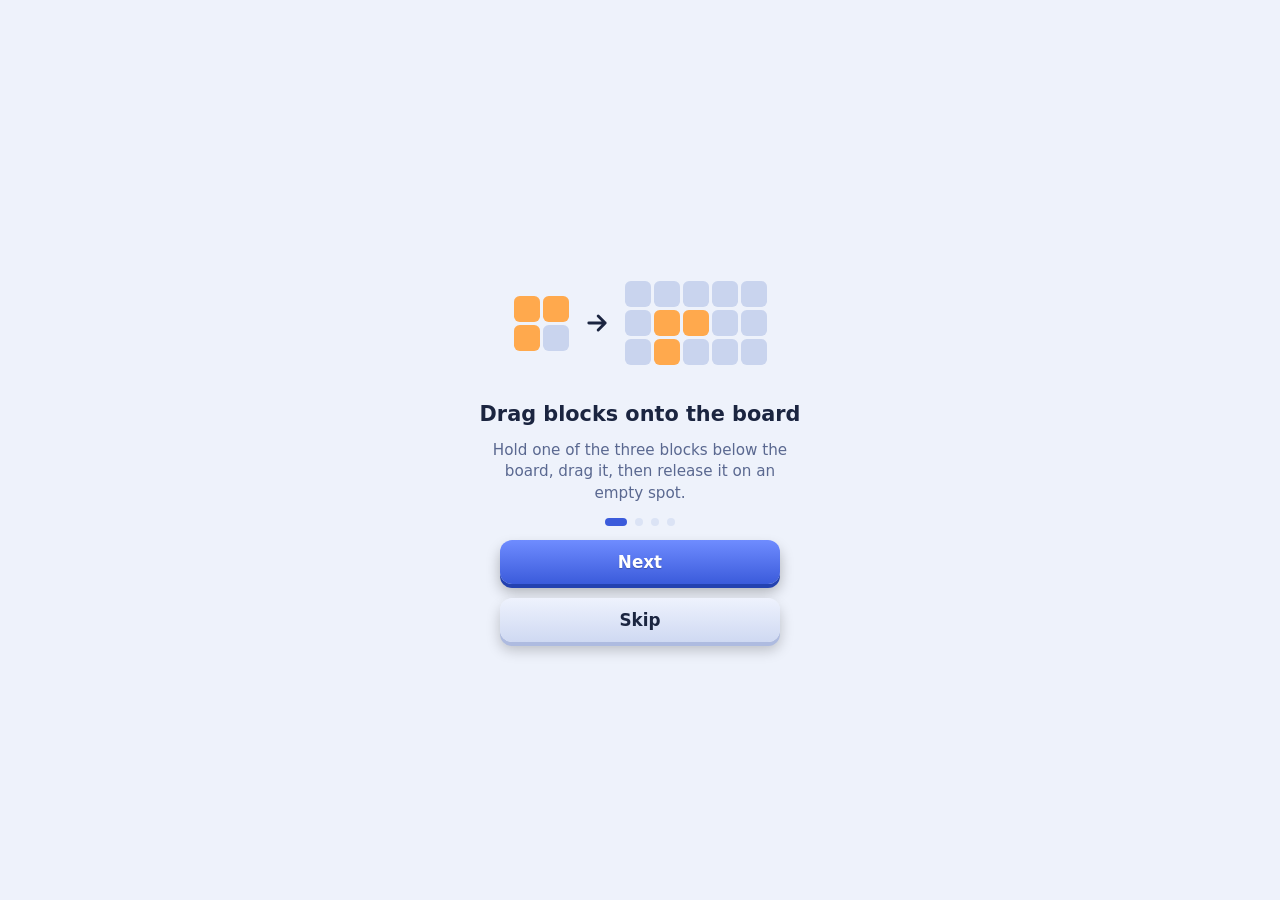
<file: index.html>
<!DOCTYPE html>
<html lang="id">
<head>
<meta charset="utf-8">
<meta http-equiv="Content-Security-Policy" content="default-src 'none'; script-src 'self'; style-src 'self' 'unsafe-inline'; img-src 'self' data:; connect-src 'self' https://*.supabase.co; manifest-src 'self'; worker-src 'self'; base-uri 'none'; form-action 'none'">
<meta name="viewport" content="width=device-width, initial-scale=1, viewport-fit=cover">
<title>Blox Blast Mini</title>
<link rel="manifest" href="manifest.json">
<meta name="theme-color" content="#14213d">
<meta name="mobile-web-app-capable" content="yes">
<meta name="apple-mobile-web-app-capable" content="yes">
<link rel="apple-touch-icon" href="icon-192.png">
<link rel="icon" href="icon-192.png">
<link rel="stylesheet" href="css/base.css">
<link rel="stylesheet" href="css/board.css">
<link rel="stylesheet" href="css/skins.css">
<link rel="stylesheet" href="css/effects.css">
<link rel="stylesheet" href="css/controls.css">
<link rel="stylesheet" href="css/screens.css">
<link rel="stylesheet" href="css/buttons.css">
<link rel="stylesheet" href="css/powerups.css">
<link rel="stylesheet" href="css/progress.css">
<link rel="stylesheet" href="css/overlays.css">
<link rel="stylesheet" href="css/leaderboard.css">
<link rel="stylesheet" href="css/extras.css">
<link rel="stylesheet" href="css/levels.css">
<link rel="stylesheet" href="css/lock.css">
<link rel="stylesheet" href="css/account.css">
</head>
<body>
<div class="top">
  <h1>Blox Blast Mini</h1>
  <div class="tools"><button class="ic" id="mnu" aria-label="Home"><svg viewBox="0 0 24 24" width="20" height="20" fill="none" stroke="currentColor" stroke-width="2" stroke-linecap="round" stroke-linejoin="round" aria-hidden="true"><path d="M3 11l9-8 9 8"/><path d="M5 10v10h5v-6h4v6h5V10"/></svg></button><button class="ic" id="snd" aria-label="Sound"><svg viewBox="0 0 24 24" width="20" height="20" fill="none" stroke="currentColor" stroke-width="2" stroke-linecap="round" stroke-linejoin="round" aria-hidden="true"><path d="M4 9v6h4l5 4V5L8 9H4z" fill="currentColor"/><path d="M16.5 8.5a5 5 0 010 7"/><path d="M19 6a8.5 8.5 0 010 12"/></svg></button><button class="ic" id="thm" aria-label="Theme"><svg viewBox="0 0 24 24" width="20" height="20" fill="none" stroke="currentColor" stroke-width="2" stroke-linecap="round" stroke-linejoin="round" aria-hidden="true"><circle cx="12" cy="12" r="9"/><path d="M12 3a9 9 0 000 18z" fill="currentColor"/></svg></button></div>
</div>
<div class="bar">
  <div class="stat"><b id="score">0</b><span data-i18n="score"></span></div>
  <div class="stat"><b id="best">0</b><span id="blab"></span></div>
</div>
<div class="goal"><span id="gtxt"></span><div id="gico"></div><div class="gbar"><div id="gfill"></div></div></div>
<div class="wrap">
  <div id="board"></div>
  <div id="toast"></div>
  <div id="end" hidden>
    <h2 id="etitle"></h2>
    <div class="estars" id="estars"></div>
    <p id="final"></p>
    <p class="sub" id="shareMsg"></p>
    <button id="next" hidden data-i18n="end_next"></button>
    <button id="again" data-i18n="end_again"></button>
    <button id="share" class="alt"><svg viewBox="0 0 24 24" fill="none" stroke="currentColor" stroke-width="2" stroke-linecap="round" stroke-linejoin="round" aria-hidden="true"><circle cx="18" cy="5" r="3"/><circle cx="6" cy="12" r="3"/><circle cx="18" cy="19" r="3"/><path d="M8.6 10.5l6.8-4M8.6 13.5l6.8 4"/></svg><span data-i18n="end_share"></span></button>
    <button id="toLb" class="alt" hidden data-i18n="end_lb"></button>
    <button id="toMenu" class="alt" data-i18n="back"></button>
  </div>
</div>
<div id="tray"></div>
<div class="pwbar"><button class="alt pw" id="p-bomb" data-i18n-aria="aria_bomb"></button><button class="alt pw" id="p-shuffle" data-i18n-aria="aria_shuffle"></button><button class="alt pw" id="p-undo" data-i18n-aria="aria_undo"></button></div>
<p class="hint" id="hint"></p>

<div id="home" class="screen">
  <div class="logo"><i style="background:#ff6b6b"></i><i style="background:#ffa94d"></i><i style="background:#ffd43b"></i><i style="background:#51cf66"></i><i style="background:#4dabf7"></i><i style="background:#9775fa"></i><i></i><i style="background:#f783ac"></i><i style="background:#ff6b6b"></i></div>
  <h1 class="title">Blox Blast Mini</h1>
  <p class="sub" id="homeInfo"></p>
  <p class="sub" id="homeAcc"></p>
  <button class="mb" id="hStart" data-i18n="home_start"></button>
  <button class="mb alt" id="hLb" data-i18n="home_lb"></button>
  <button class="mb alt" id="hSet" data-i18n="home_set"></button>
  <p class="ver" id="ver"></p>
</div>

<div id="startScreen" class="screen" hidden>
  <div class="row"><button class="back" data-back="home" data-i18n-aria="back"><svg viewBox="0 0 24 24" width="20" height="20" fill="none" stroke="currentColor" stroke-width="2" stroke-linecap="round" stroke-linejoin="round" aria-hidden="true"><path d="M19 12H5"/><path d="M11 6l-6 6 6 6"/></svg></button><h2 data-i18n="start_title"></h2><span></span></div>
  <button class="mb" id="hCont" hidden></button>
  <button class="mc" id="hClassic"><b data-i18n="mode_classic"></b><small data-i18n="mode_classic_d"></small></button>
  <button class="mc" id="hLevel"><b data-i18n="mode_level"></b><small data-i18n="mode_level_d"></small></button>
  <button class="mc" id="hDaily"><b data-i18n="mode_daily"></b><small data-i18n="mode_daily_d"></small></button>
  <button class="mc" id="hTimed"><b data-i18n="mode_timed"></b><small data-i18n="mode_timed_d"></small></button>
  <button class="mb alt" id="hMis" data-i18n="start_missions"></button>
</div>

<div id="lvlScreen" class="screen" hidden>
  <div class="row"><button class="back" data-back="start" data-i18n-aria="back"><svg viewBox="0 0 24 24" width="20" height="20" fill="none" stroke="currentColor" stroke-width="2" stroke-linecap="round" stroke-linejoin="round" aria-hidden="true"><path d="M19 12H5"/><path d="M11 6l-6 6 6 6"/></svg></button><h2 data-i18n="lv_title"></h2><span></span></div>
  <p class="sub" id="lvInfo"></p>
  <div id="lvls"></div>
</div>

<div id="dayScreen" class="screen" hidden>
  <div class="row"><button class="back" data-back="start" data-i18n-aria="back"><svg viewBox="0 0 24 24" width="20" height="20" fill="none" stroke="currentColor" stroke-width="2" stroke-linecap="round" stroke-linejoin="round" aria-hidden="true"><path d="M19 12H5"/><path d="M11 6l-6 6 6 6"/></svg></button><h2 data-i18n="day_title"></h2><span></span></div>
  <p class="sub" id="dDate"></p>
  <div class="stats"><div class="card"><b id="dStreak">0</b><span data-i18n="day_streak"></span></div><div class="card"><b id="dBest">0</b><span data-i18n="day_best"></span></div></div>
  <p class="sub" data-i18n="day_desc"></p>
  <div id="week"></div>
  <button class="mb" id="dStart"></button>
</div>

<div id="achScreen" class="screen" hidden>
  <div class="row"><button class="back" data-back="start" data-i18n-aria="back"><svg viewBox="0 0 24 24" width="20" height="20" fill="none" stroke="currentColor" stroke-width="2" stroke-linecap="round" stroke-linejoin="round" aria-hidden="true"><path d="M19 12H5"/><path d="M11 6l-6 6 6 6"/></svg></button><h2 data-i18n="miss_title"></h2><span></span></div>
  <p class="sub" data-i18n="miss_sub"></p>
  <div id="missions" class="list"></div>
  <h2 id="achH"></h2>
  <div id="achList" class="list"></div>
</div>

<div id="setScreen" class="screen" hidden>
  <div class="row"><button class="back" data-back="home" data-i18n-aria="back"><svg viewBox="0 0 24 24" width="20" height="20" fill="none" stroke="currentColor" stroke-width="2" stroke-linecap="round" stroke-linejoin="round" aria-hidden="true"><path d="M19 12H5"/><path d="M11 6l-6 6 6 6"/></svg></button><h2 data-i18n="set_title"></h2><span></span></div>
  <button class="mb" id="sAcc"></button>
  <p class="sub" data-i18n="set_lang"></p>
  <div class="tabs" id="langs"></div>
  <p class="sub" data-i18n="set_skin"></p>
  <div id="skins" class="skins"></div>
  <p class="sub" data-i18n="set_sound"></p>
  <button class="mb" id="sMusic"></button>
  <button class="mb" id="sSfx"></button>
  <button class="mb" id="sPin"></button>
  <button class="mb alt" id="sTut" data-i18n="set_tut"></button>
  <button class="mb alt" id="sPriv" data-i18n="set_priv"></button>
  <a id="apkLink" class="sub lnk" hidden data-i18n="apk_link"></a>
</div>

<div id="lbScreen" class="screen" hidden>
  <div class="row"><button class="back" data-back="home" data-i18n-aria="back"><svg viewBox="0 0 24 24" width="20" height="20" fill="none" stroke="currentColor" stroke-width="2" stroke-linecap="round" stroke-linejoin="round" aria-hidden="true"><path d="M19 12H5"/><path d="M11 6l-6 6 6 6"/></svg></button><h2 data-i18n="lb_title"></h2><span></span></div>
  <p class="sub" id="lbAcc"></p>
  <button class="mb alt" id="lbLogin" hidden data-i18n="lb_login_btn"></button>
  <div class="tabs"><button class="alt tab" data-t="daily" data-i18n="lb_tab_daily"></button><button class="alt tab" data-t="timed" data-i18n="lb_tab_timed"></button><button class="alt tab" data-t="timedall" data-i18n="lb_tab_all"></button></div>
  <p class="sub" id="lbMsg"></p>
  <p class="sub" id="lbInfo"></p>
  <div id="lbList" class="list"></div>
</div>

<div id="accScreen" class="screen" hidden>
  <div class="row"><button class="back" data-back="settings" data-i18n-aria="back"><svg viewBox="0 0 24 24" width="20" height="20" fill="none" stroke="currentColor" stroke-width="2" stroke-linecap="round" stroke-linejoin="round" aria-hidden="true"><path d="M19 12H5"/><path d="M11 6l-6 6 6 6"/></svg></button><h2 data-i18n="acc_title"></h2><span></span></div>
  <div id="accOut" class="accbox">
    <p class="sub" data-i18n="acc_info_guest"></p>
    <div class="tabs"><button class="alt tab sel" id="tabIn" data-i18n="acc_login"></button><button class="alt tab" id="tabUp" data-i18n="acc_signup"></button></div>
    <input class="fld" id="accEmail" type="email" autocomplete="email" data-i18n-ph="acc_email">
    <input class="fld" id="accUser" maxlength="16" autocomplete="username" hidden data-i18n-ph="acc_user">
    <div class="pwwrap"><input class="fld" id="accPass" type="password" autocomplete="current-password" data-i18n-ph="acc_pass"><button type="button" class="eye" id="eyePass" data-i18n-aria="acc_show"></button></div>
    <button class="mb" id="accGo" data-i18n="acc_login"></button>
    <button class="lnk2" id="accForgot" data-i18n="acc_forgot"></button>
  </div>
  <div id="accRec" class="accbox" hidden>
    <div class="pwwrap"><input class="fld" id="accNew" type="password" autocomplete="new-password" data-i18n-ph="acc_newpass"><button type="button" class="eye" id="eyeNew" data-i18n-aria="acc_show"></button></div>
    <button class="mb" id="accSetPass" data-i18n="acc_setpass"></button>
  </div>
  <div id="accIn" class="accbox" hidden>
    <p class="sub" id="accWho"></p>
    <p class="sub" id="accSyncT"></p>
    <button class="mb" id="accSync" data-i18n="acc_sync"></button>
    <button class="mb alt" id="accAdminBtn" hidden data-i18n="acc_admin"></button>
    <button class="mb alt" id="accLogout" data-i18n="acc_logout"></button>
    <p class="sub" data-i18n="acc_logout_note"></p>
    <button class="lnk2" id="accDel" data-i18n="acc_delete"></button>
  </div>
  <p class="sub" id="accMsg"></p>
</div>

<div id="adminScreen" class="screen" hidden>
  <div class="row"><button class="back" data-back="account" data-i18n-aria="back"><svg viewBox="0 0 24 24" width="20" height="20" fill="none" stroke="currentColor" stroke-width="2" stroke-linecap="round" stroke-linejoin="round" aria-hidden="true"><path d="M19 12H5"/><path d="M11 6l-6 6 6 6"/></svg></button><h2>Panel admin</h2><span></span></div>
  <div class="tabs wrap2" id="admTabs"><button class="alt tab sel" data-at="ov">Ringkasan</button><button class="alt tab" data-at="us">Pemain</button><button class="alt tab" data-at="sc">Skor</button><button class="alt tab" data-at="rp">Laporan</button><button class="alt tab" data-at="lg">Log</button></div>
  <p class="sub" id="admMsg"></p>
  <div id="admBody" class="list"></div>
</div>

<div id="tut" class="screen" hidden>
  <div class="tart" id="tutArt"></div>
  <h2 id="tutT"></h2>
  <p class="sub" id="tutD"></p>
  <div class="tdots" id="tutDots"></div>
  <button class="mb" id="tutNext"></button>
  <button class="mb alt" id="tutSkip" data-i18n="tut_skip"></button>
</div>

<div id="lock" class="ovl" hidden>
  <h2 id="lockT"></h2>
  <p class="sub" id="lockD"></p>
  <div class="dots" id="lockDots"><i></i><i></i><i></i><i></i></div>
  <div class="keys" id="lockKeys"></div>
  <button class="mb alt" id="lockCancel" hidden data-i18n="pin_cancel"></button>
  <button class="lnk2" id="lockForgot" hidden></button>
</div>
<script src="js/config.js"></script>
<script src="js/i18n.js"></script>
<script src="js/security.js"></script>
<script src="js/state.js"></script>
<script src="js/audio.js"></script>
<script src="js/storage.js"></script>
<script src="js/board.js"></script>
<script src="js/hud.js"></script>
<script src="js/effects.js"></script>
<script src="js/moves.js"></script>
<script src="js/modes.js"></script>
<script src="js/meta.js"></script>
<script src="js/settings.js"></script>
<script src="js/share.js"></script>
<script src="js/tutorial.js"></script>
<script src="js/online.js"></script>
<script src="js/account.js"></script>
<script src="js/admin.js"></script>
<script src="js/powerups.js"></script>
<script src="js/screens.js"></script>
<script src="js/pin.js"></script>
<script src="js/main.js"></script>
<script src="js/sw-register.js"></script>
</body>
</html>
</file>
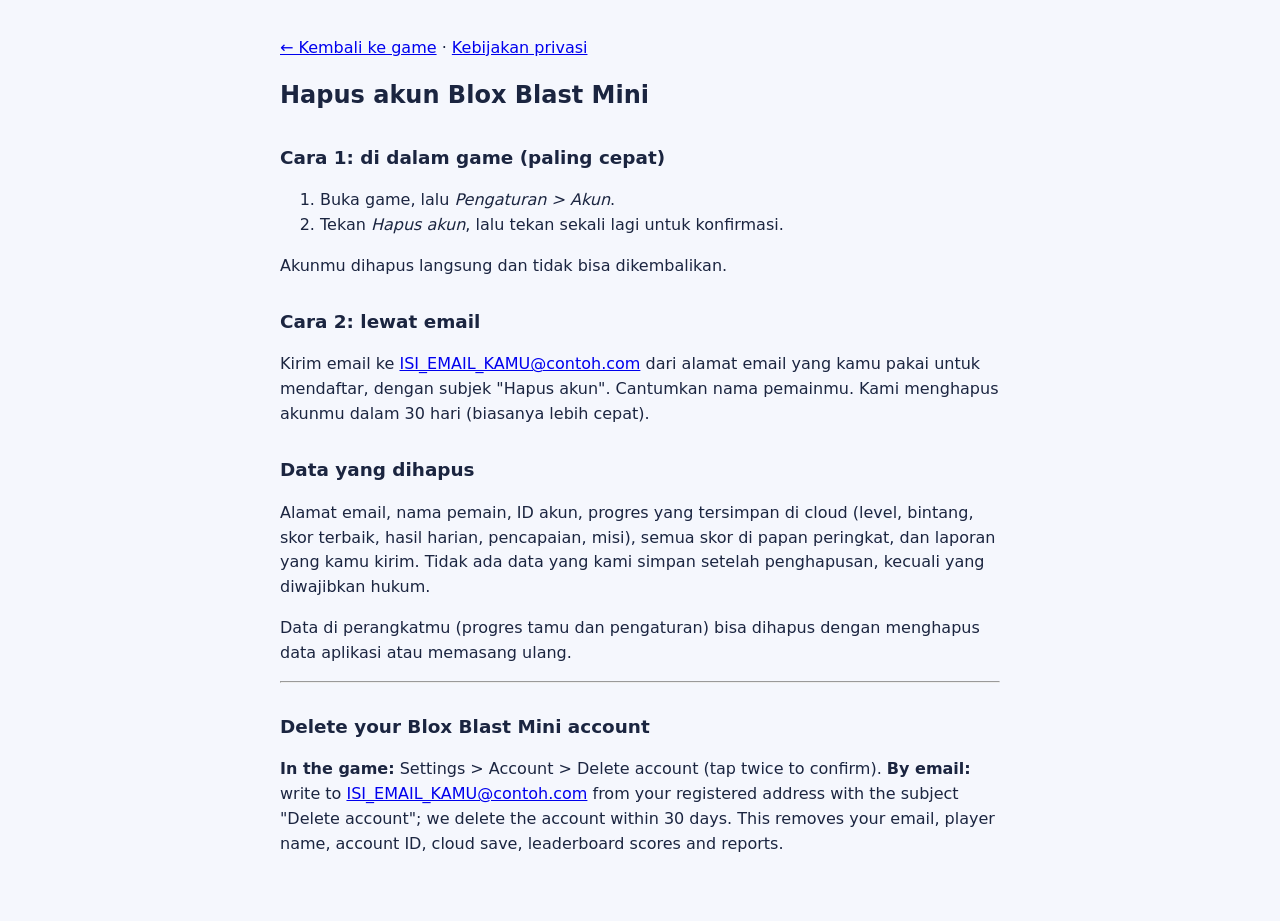
<file: delete-account.html>
<!DOCTYPE html>
<html lang="id">
<head>
<meta charset="utf-8">
<meta name="viewport" content="width=device-width, initial-scale=1">
<meta http-equiv="Content-Security-Policy" content="default-src 'none'; style-src 'unsafe-inline'; base-uri 'none'; form-action 'none'">
<title>Hapus Akun - Blox Blast Mini</title>
<style>
body{font-family:system-ui,"Trebuchet MS",sans-serif;line-height:1.55;max-width:720px;margin:0 auto;padding:20px 16px 48px;color:#1b2540;background:#f5f7fd}
@media (prefers-color-scheme:dark){body{color:#e8ecf8;background:#14213d}a{color:#9fb7ff}}
h1{font-size:1.5rem}h2{font-size:1.15rem;margin-top:1.6em}
</style>
</head>
<body>
<p><a href="index.html">&larr; Kembali ke game</a> &middot; <a href="privacy.html">Kebijakan privasi</a></p>
<h1>Hapus akun Blox Blast Mini</h1>

<h2>Cara 1: di dalam game (paling cepat)</h2>
<ol>
<li>Buka game, lalu <em>Pengaturan &gt; Akun</em>.</li>
<li>Tekan <em>Hapus akun</em>, lalu tekan sekali lagi untuk konfirmasi.</li>
</ol>
<p>Akunmu dihapus langsung dan tidak bisa dikembalikan.</p>

<h2>Cara 2: lewat email</h2>
<p>Kirim email ke <a href="mailto:ISI_EMAIL_KAMU@contoh.com">ISI_EMAIL_KAMU@contoh.com</a> dari alamat email yang kamu pakai untuk mendaftar, dengan subjek "Hapus akun". Cantumkan nama pemainmu. Kami menghapus akunmu dalam 30 hari (biasanya lebih cepat).</p>

<h2>Data yang dihapus</h2>
<p>Alamat email, nama pemain, ID akun, progres yang tersimpan di cloud (level, bintang, skor terbaik, hasil harian, pencapaian, misi), semua skor di papan peringkat, dan laporan yang kamu kirim. Tidak ada data yang kami simpan setelah penghapusan, kecuali yang diwajibkan hukum.</p>
<p>Data di perangkatmu (progres tamu dan pengaturan) bisa dihapus dengan menghapus data aplikasi atau memasang ulang.</p>

<hr>
<h2>Delete your Blox Blast Mini account</h2>
<p><strong>In the game:</strong> Settings &gt; Account &gt; Delete account (tap twice to confirm). <strong>By email:</strong> write to <a href="mailto:ISI_EMAIL_KAMU@contoh.com">ISI_EMAIL_KAMU@contoh.com</a> from your registered address with the subject "Delete account"; we delete the account within 30 days. This removes your email, player name, account ID, cloud save, leaderboard scores and reports.</p>
</body>
</html>
</file>
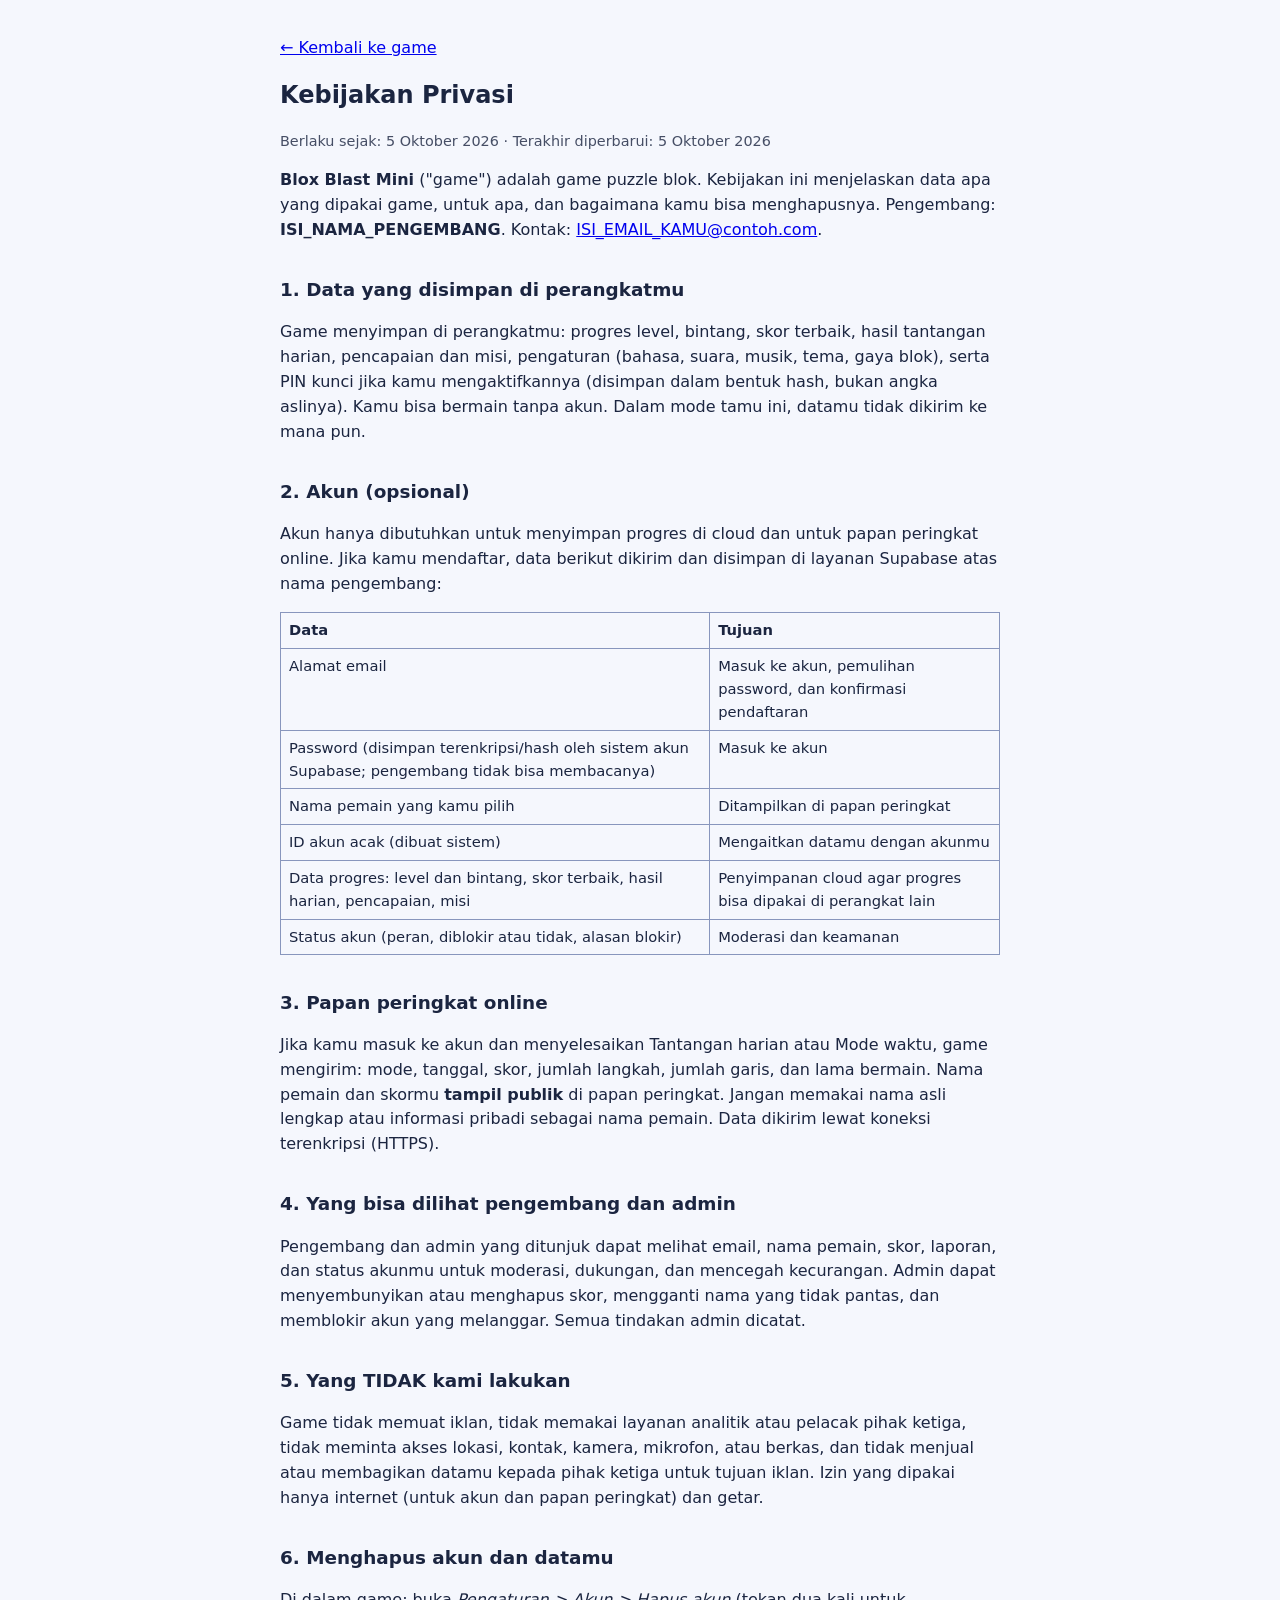
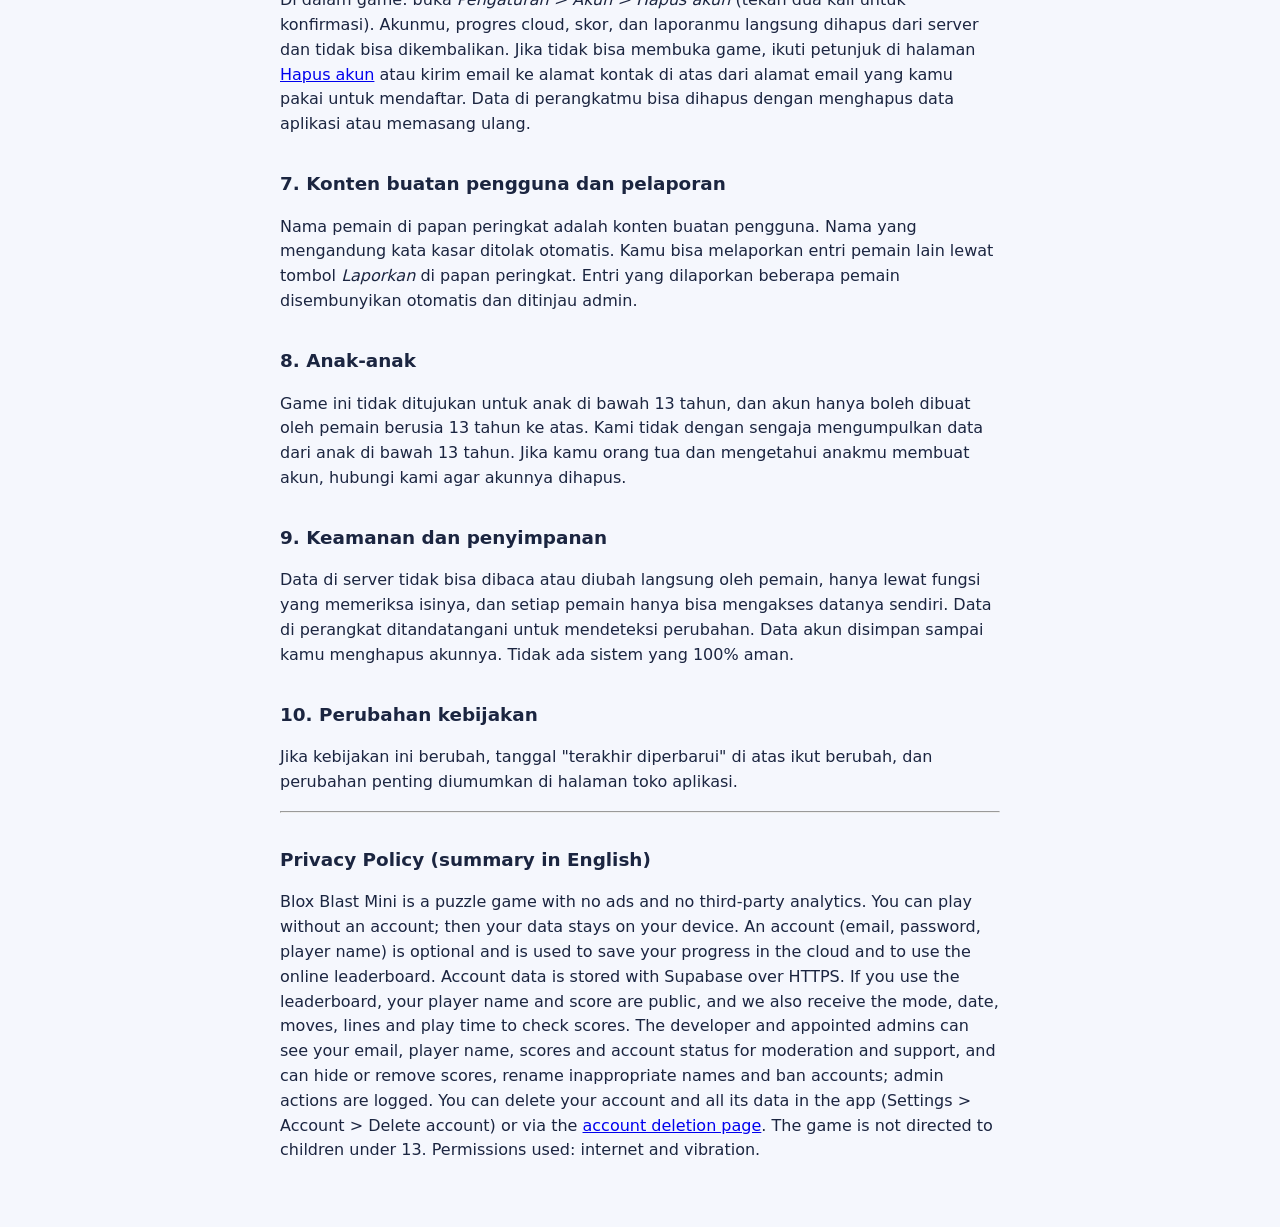
<file: privacy.html>
<!DOCTYPE html>
<html lang="id">
<head>
<meta charset="utf-8">
<meta name="viewport" content="width=device-width, initial-scale=1">
<meta http-equiv="Content-Security-Policy" content="default-src 'none'; style-src 'unsafe-inline'; img-src 'self' data:; base-uri 'none'; form-action 'none'">
<title>Kebijakan Privasi - Blox Blast Mini</title>
<style>
body{font-family:system-ui,"Trebuchet MS",sans-serif;line-height:1.55;max-width:720px;margin:0 auto;padding:20px 16px 48px;color:#1b2540;background:#f5f7fd}
@media (prefers-color-scheme:dark){body{color:#e8ecf8;background:#14213d}a{color:#9fb7ff}}
h1{font-size:1.5rem}h2{font-size:1.15rem;margin-top:1.8em}
table{border-collapse:collapse;width:100%;font-size:.92rem}td,th{border:1px solid #8896bd;padding:6px 8px;text-align:left;vertical-align:top}
.note{font-size:.9rem;opacity:.8}
</style>
</head>
<body>
<p><a href="index.html">&larr; Kembali ke game</a></p>
<h1>Kebijakan Privasi</h1>
<p class="note">Berlaku sejak: 5 Oktober 2026 &middot; Terakhir diperbarui: 5 Oktober 2026</p>

<p><strong>Blox Blast Mini</strong> ("game") adalah game puzzle blok. Kebijakan ini menjelaskan data apa yang dipakai game, untuk apa, dan bagaimana kamu bisa menghapusnya. Pengembang: <strong>ISI_NAMA_PENGEMBANG</strong>. Kontak: <a href="mailto:ISI_EMAIL_KAMU@contoh.com">ISI_EMAIL_KAMU@contoh.com</a>.</p>

<h2>1. Data yang disimpan di perangkatmu</h2>
<p>Game menyimpan di perangkatmu: progres level, bintang, skor terbaik, hasil tantangan harian, pencapaian dan misi, pengaturan (bahasa, suara, musik, tema, gaya blok), serta PIN kunci jika kamu mengaktifkannya (disimpan dalam bentuk hash, bukan angka aslinya). Kamu bisa bermain tanpa akun. Dalam mode tamu ini, datamu tidak dikirim ke mana pun.</p>

<h2>2. Akun (opsional)</h2>
<p>Akun hanya dibutuhkan untuk menyimpan progres di cloud dan untuk papan peringkat online. Jika kamu mendaftar, data berikut dikirim dan disimpan di layanan Supabase atas nama pengembang:</p>
<table>
<tr><th>Data</th><th>Tujuan</th></tr>
<tr><td>Alamat email</td><td>Masuk ke akun, pemulihan password, dan konfirmasi pendaftaran</td></tr>
<tr><td>Password (disimpan terenkripsi/hash oleh sistem akun Supabase; pengembang tidak bisa membacanya)</td><td>Masuk ke akun</td></tr>
<tr><td>Nama pemain yang kamu pilih</td><td>Ditampilkan di papan peringkat</td></tr>
<tr><td>ID akun acak (dibuat sistem)</td><td>Mengaitkan datamu dengan akunmu</td></tr>
<tr><td>Data progres: level dan bintang, skor terbaik, hasil harian, pencapaian, misi</td><td>Penyimpanan cloud agar progres bisa dipakai di perangkat lain</td></tr>
<tr><td>Status akun (peran, diblokir atau tidak, alasan blokir)</td><td>Moderasi dan keamanan</td></tr>
</table>

<h2>3. Papan peringkat online</h2>
<p>Jika kamu masuk ke akun dan menyelesaikan Tantangan harian atau Mode waktu, game mengirim: mode, tanggal, skor, jumlah langkah, jumlah garis, dan lama bermain. Nama pemain dan skormu <strong>tampil publik</strong> di papan peringkat. Jangan memakai nama asli lengkap atau informasi pribadi sebagai nama pemain. Data dikirim lewat koneksi terenkripsi (HTTPS).</p>

<h2>4. Yang bisa dilihat pengembang dan admin</h2>
<p>Pengembang dan admin yang ditunjuk dapat melihat email, nama pemain, skor, laporan, dan status akunmu untuk moderasi, dukungan, dan mencegah kecurangan. Admin dapat menyembunyikan atau menghapus skor, mengganti nama yang tidak pantas, dan memblokir akun yang melanggar. Semua tindakan admin dicatat.</p>

<h2>5. Yang TIDAK kami lakukan</h2>
<p>Game tidak memuat iklan, tidak memakai layanan analitik atau pelacak pihak ketiga, tidak meminta akses lokasi, kontak, kamera, mikrofon, atau berkas, dan tidak menjual atau membagikan datamu kepada pihak ketiga untuk tujuan iklan. Izin yang dipakai hanya internet (untuk akun dan papan peringkat) dan getar.</p>

<h2>6. Menghapus akun dan datamu</h2>
<p>Di dalam game: buka <em>Pengaturan &gt; Akun &gt; Hapus akun</em> (tekan dua kali untuk konfirmasi). Akunmu, progres cloud, skor, dan laporanmu langsung dihapus dari server dan tidak bisa dikembalikan. Jika tidak bisa membuka game, ikuti petunjuk di halaman <a href="delete-account.html">Hapus akun</a> atau kirim email ke alamat kontak di atas dari alamat email yang kamu pakai untuk mendaftar. Data di perangkatmu bisa dihapus dengan menghapus data aplikasi atau memasang ulang.</p>

<h2>7. Konten buatan pengguna dan pelaporan</h2>
<p>Nama pemain di papan peringkat adalah konten buatan pengguna. Nama yang mengandung kata kasar ditolak otomatis. Kamu bisa melaporkan entri pemain lain lewat tombol <em>Laporkan</em> di papan peringkat. Entri yang dilaporkan beberapa pemain disembunyikan otomatis dan ditinjau admin.</p>

<h2>8. Anak-anak</h2>
<p>Game ini tidak ditujukan untuk anak di bawah 13 tahun, dan akun hanya boleh dibuat oleh pemain berusia 13 tahun ke atas. Kami tidak dengan sengaja mengumpulkan data dari anak di bawah 13 tahun. Jika kamu orang tua dan mengetahui anakmu membuat akun, hubungi kami agar akunnya dihapus.</p>

<h2>9. Keamanan dan penyimpanan</h2>
<p>Data di server tidak bisa dibaca atau diubah langsung oleh pemain, hanya lewat fungsi yang memeriksa isinya, dan setiap pemain hanya bisa mengakses datanya sendiri. Data di perangkat ditandatangani untuk mendeteksi perubahan. Data akun disimpan sampai kamu menghapus akunnya. Tidak ada sistem yang 100% aman.</p>

<h2>10. Perubahan kebijakan</h2>
<p>Jika kebijakan ini berubah, tanggal "terakhir diperbarui" di atas ikut berubah, dan perubahan penting diumumkan di halaman toko aplikasi.</p>

<hr>
<h2>Privacy Policy (summary in English)</h2>
<p>Blox Blast Mini is a puzzle game with no ads and no third-party analytics. You can play without an account; then your data stays on your device. An account (email, password, player name) is optional and is used to save your progress in the cloud and to use the online leaderboard. Account data is stored with Supabase over HTTPS. If you use the leaderboard, your player name and score are public, and we also receive the mode, date, moves, lines and play time to check scores. The developer and appointed admins can see your email, player name, scores and account status for moderation and support, and can hide or remove scores, rename inappropriate names and ban accounts; admin actions are logged. You can delete your account and all its data in the app (Settings &gt; Account &gt; Delete account) or via the <a href="delete-account.html">account deletion page</a>. The game is not directed to children under 13. Permissions used: internet and vibration.</p>
</body>
</html>
</file>
<file: css/base.css>
/* Warna tema, tata letak dasar, header dan skor */
:root{--bg:#eef2fb;--panel:#dbe3f5;--cell:#c9d4ee;--text:#1b2540;--muted:#5a6890;--btn:#3b5bdb;--b1:#6f8cff;--b2:#3b5bdb;--bd:#2442b0;--p1:#eef2fd;--p2:#cfd9f2;--pd:#aebbe0;--cs:min(10.5vw,46px);box-sizing:border-box;padding-top:env(safe-area-inset-top,0px);padding-bottom:env(safe-area-inset-bottom,0px)}
@media (prefers-color-scheme:dark){:root:not([data-theme="light"]){--bg:#14213d;--panel:#1d2f57;--cell:#2a4272;--text:#f4f6fb;--muted:#9fb0d3;--btn:#5c7cfa;--b1:#8aa1ff;--b2:#4a69e6;--bd:#2a45a8;--p1:#33508a;--p2:#243d6d;--pd:#142443}}
:root[data-theme="dark"]{--bg:#14213d;--panel:#1d2f57;--cell:#2a4272;--text:#f4f6fb;--muted:#9fb0d3;--btn:#5c7cfa;--b1:#8aa1ff;--b2:#4a69e6;--bd:#2a45a8;--p1:#33508a;--p2:#243d6d;--pd:#142443}
*{box-sizing:border-box}
html,body{height:100%;margin:0}
body{background:var(--bg);color:var(--text);font-family:"Trebuchet MS",system-ui,sans-serif;display:flex;flex-direction:column;align-items:center;justify-content:safe center;gap:10px;overflow-x:hidden;overflow-y:auto;user-select:none;-webkit-user-select:none}
h1{margin:0;font-size:1.2rem;letter-spacing:.5px}
.top{display:flex;align-items:center;gap:14px}
.bar{display:flex;gap:28px}
.stat{text-align:center}
.stat b{display:block;font-size:1.7rem;line-height:1.1}
.stat span{font-size:.8rem;color:var(--muted)}
.wrap{position:relative}
</file>
<file: css/board.css>
/* Papan dan sel */
#board{display:grid;grid-template-columns:repeat(8,var(--cs));gap:3px;padding:6px;background:var(--panel);border-radius:14px}
.cell{width:var(--cs);height:var(--cs);background:var(--cell);border-radius:22%;transition:background .15s}
.cell.ghost{opacity:.5}
.cell.pop{animation:pop .22s ease-out}
@keyframes pop{0%{transform:scale(.6)}60%{transform:scale(1.12)}100%{transform:scale(1)}}
</file>
<file: css/skins.css>
/* Gaya blok (skin) */
/* skin blok */
:where([data-skin=glass]) :is(.cell.on,.piece i,.pv,.tg i.f){border-radius:26%;box-shadow:inset 0 3px 0 rgba(255,255,255,.45),inset 0 -4px 0 rgba(0,0,0,.2),0 2px 4px rgba(0,0,0,.25)}
:where([data-skin=pixel]) :is(.cell.on,.piece i,.pv,.tg i.f){border-radius:2px;box-shadow:inset 3px 3px 0 rgba(255,255,255,.4),inset -3px -3px 0 rgba(0,0,0,.3)}
:where([data-skin=ball]) :is(.cell.on,.piece i,.pv,.tg i.f){border-radius:50%;box-shadow:inset -3px -4px 6px rgba(0,0,0,.25),inset 3px 3px 5px rgba(255,255,255,.5)}
:where([data-skin=neon]) :is(.cell.on,.piece i,.pv,.tg i.f){box-shadow:inset 0 0 0 2px rgba(255,255,255,.75),0 0 10px rgba(255,255,255,.4);filter:saturate(1.5) brightness(1.1)}
</file>
<file: css/effects.css>
/* Efek papan, nampan blok, notifikasi, layar akhir */
.cell.blast{box-shadow:inset 0 0 0 3px #ff6b6b;filter:brightness(1.2)}
.cell.tgt{box-shadow:inset 0 0 0 2px rgba(255,255,255,.6)}
.cell.will{filter:brightness(1.25);box-shadow:inset 0 0 0 3px rgba(255,255,255,.75)}
.cell.flash{animation:fl .22s ease-in forwards}
@keyframes fl{to{transform:scale(.2);opacity:0}}
#tray{display:flex;justify-content:space-between;width:calc(var(--cs)*8 + 33px)}
.slot{width:calc(var(--cs)*2.9);height:calc(var(--cs)*2.9);display:grid;place-items:center;touch-action:none;cursor:grab}
.piece{display:grid;gap:calc(3px*var(--k))}
.piece i{border-radius:22%}
.float{position:fixed;left:0;top:0;pointer-events:none;z-index:9;opacity:.92}
#toast{position:absolute;left:0;right:0;top:40%;text-align:center;font-size:1.6rem;font-weight:700;pointer-events:none;opacity:0;text-shadow:0 2px 6px rgba(0,0,0,.35);color:#fff}
#toast.show{animation:t .9s ease-out}
@keyframes t{0%{opacity:0;transform:scale(.7)}20%{opacity:1;transform:scale(1.1)}80%{opacity:1}100%{opacity:0;transform:translateY(-20px)}}
#end{position:absolute;inset:0;background:rgba(10,16,35,.82);border-radius:14px;display:flex;flex-direction:column;align-items:center;justify-content:center;gap:10px;color:#fff;z-index:5}
#end[hidden]{display:none}
#end h2{margin:0;font-size:1.8rem}
#end p{margin:0}
</file>
<file: css/controls.css>
/* Tombol dasar, penunjuk target, tombol sekunder */
button{margin-top:8px;background:linear-gradient(180deg,var(--b1),var(--b2));color:#fff;border:0;box-shadow:0 4px 0 var(--bd),0 8px 14px rgba(0,0,0,.28);text-shadow:0 1px 1px rgba(0,0,0,.25);transition:transform .08s,box-shadow .08s;border-radius:12px;padding:12px 26px;font-size:1.05rem;font-weight:700;font-family:inherit;cursor:pointer}
button:focus-visible{outline:3px solid #ffd43b;outline-offset:2px}
.tools{display:flex;gap:10px}
.ic{margin:0;padding:6px 14px;font-size:1.1rem;background:var(--panel);color:var(--text)}
.goal{width:calc(var(--cs)*8 + 33px);font-size:.85rem;color:var(--muted);text-align:center;min-height:2.6em}
.gbar{height:6px;background:var(--panel);border-radius:3px;margin-top:4px;overflow:hidden}
#gfill{height:100%;width:0;background:#51cf66;transition:width .3s}
#final{white-space:pre-line;text-align:center}
.alt{background:var(--panel);color:var(--text)}
</file>
<file: css/screens.css>
/* Layar beranda, level, harian, kartu, bintang */
.screen{position:fixed;inset:0;z-index:20;background:var(--bg);display:flex;flex-direction:column;align-items:center;justify-content:safe center;gap:14px;padding:calc(16px + env(safe-area-inset-top,0px)) 16px calc(16px + env(safe-area-inset-bottom,0px));overflow-y:auto}
.screen[hidden]{display:none}
.screen h2{margin:0;font-size:1.3rem}
.logo{display:grid;grid-template-columns:repeat(3,34px);gap:4px}
.logo i{height:34px;border-radius:22%}
.title{font-size:2rem;margin:0;text-align:center;line-height:1.1}
.sub{color:var(--muted);margin:0;text-align:center;font-size:.85rem;max-width:340px}
.mb{margin:0;width:min(280px,80vw)}
.row{display:flex;align-items:center;justify-content:space-between;width:min(340px,92vw)}
.row span{width:52px}
.back{margin:0;padding:6px 16px;background:var(--panel);color:var(--text);font-size:1.1rem}
#lvls{display:grid;grid-template-columns:repeat(2,1fr);gap:10px;width:min(340px,92vw)}
.lv{margin:0;padding:12px 10px;text-align:left;background:var(--panel);color:var(--text);font-size:1.05rem;line-height:1.35}
.lv small{display:block;font-size:.75rem;color:var(--muted);font-weight:400}
.lv .st{display:block;margin:2px 0}
.lv:disabled{opacity:.4;cursor:default}
.stats{display:flex;gap:10px;width:min(340px,92vw)}
.card{background:var(--panel);border-radius:14px;padding:14px 10px;flex:1;text-align:center;font-size:.8rem;color:var(--muted)}
.card b{font-size:1.8rem;color:var(--text);display:block}
#week{display:grid;grid-template-columns:repeat(7,1fr);gap:6px;width:min(340px,92vw);text-align:center;font-size:.7rem;color:var(--muted)}
#week div{background:var(--panel);border-radius:10px;padding:6px 0}
#week .on{background:var(--btn);color:#fff}
#week .today{outline:2px solid var(--text)}
#week b{display:block;font-size:.95rem}
.ic,.back{display:inline-flex;align-items:center;justify-content:center}
.ic svg,.back svg{display:block}
.stars{display:inline-flex;gap:3px}
.stars svg{display:block}
.estars{display:flex;justify-content:center;min-height:0}
</file>
<file: css/buttons.css>
/* Gradasi dan bayangan tombol, ikon target */
button:active:not(:disabled){transform:translateY(3px);box-shadow:0 1px 0 var(--bd),0 3px 6px rgba(0,0,0,.28)}
.alt,.ic,.back,.lv{background:linear-gradient(180deg,var(--p1),var(--p2));box-shadow:0 4px 0 var(--pd),0 8px 14px rgba(0,0,0,.22);text-shadow:none}
.alt:active:not(:disabled),.ic:active:not(:disabled),.back:active:not(:disabled),.lv:active:not(:disabled){box-shadow:0 1px 0 var(--pd),0 3px 6px rgba(0,0,0,.22)}
.lv:disabled{box-shadow:0 2px 0 var(--pd)}
.card,#week div{box-shadow:0 3px 8px rgba(0,0,0,.18)}
#week .on{background:linear-gradient(180deg,var(--b1),var(--b2))}
#gico{display:flex;justify-content:center;gap:4px;margin-top:4px}
#gico:empty{display:none}
.gi{display:inline-flex;width:22px;height:22px;border-radius:6px;padding:2px;background:linear-gradient(180deg,var(--b1),var(--b2));box-shadow:0 2px 0 var(--bd)}
.gi svg{width:100%;height:100%}
</file>
<file: css/powerups.css>
/* Tombol power-up */
.pwbar{display:flex;gap:14px;justify-content:center}
.pw{position:relative;margin:0;padding:6px 14px;min-width:72px;display:inline-flex;flex-direction:column;align-items:center;gap:3px;font-size:.68rem;font-weight:700;line-height:1}
.pw svg{width:22px;height:22px}
.pw .bd{position:absolute;top:-7px;right:-7px;min-width:20px;height:20px;padding:0 5px;border-radius:10px;background:#ff6b6b;color:#fff;font-size:.72rem;display:flex;align-items:center;justify-content:center;box-shadow:0 2px 4px rgba(0,0,0,.3);text-shadow:none}
.pw:disabled{opacity:.4;cursor:default}
.pw.on{background:linear-gradient(180deg,#ffa8a8,#ff6b6b);color:#fff;box-shadow:0 4px 0 #c92a2a,0 8px 14px rgba(0,0,0,.25)}
</file>
<file: css/progress.css>
/* Misi, pencapaian, pengaturan skin */
.list{display:flex;flex-direction:column;gap:8px;width:min(340px,92vw)}
.mis,.ac{background:var(--panel);border-radius:12px;padding:10px 12px;box-shadow:0 3px 8px rgba(0,0,0,.18);font-size:.9rem}
.mis small,.ac small{display:block;color:var(--muted);font-size:.75rem}
.mis .gbar{margin-top:6px}
.gf{height:100%;background:#51cf66}
.mis.done{opacity:.75}
.ac{display:flex;gap:10px;align-items:center}
.ac svg{width:26px;height:26px;flex:none}
.ac.lock{opacity:.5}
.ac.un svg{color:#e6b800}
.skins{display:grid;grid-template-columns:repeat(3,1fr);gap:10px;width:min(340px,92vw)}
.sk{margin:0;padding:10px 6px;display:flex;flex-direction:column;align-items:center;gap:6px;font-size:.8rem}
.sk.sel{outline:3px solid var(--btn);outline-offset:1px}
.skinprev{display:flex;gap:3px}
.pv{display:inline-block;width:20px;height:20px;border-radius:22%}
</file>
<file: css/overlays.css>
/* Layar akhir, bagikan, tutorial */
#end{justify-content:safe center;overflow-y:auto;gap:8px}
#end button{margin:0;padding:10px 24px;font-size:1rem}
#end .sub{color:#cbd5f0}
#shareMsg:empty{display:none}
#share{display:inline-flex;align-items:center;gap:8px}
#share svg{width:18px;height:18px}
#tut{z-index:30}
.tart{min-height:130px;display:flex;align-items:center;justify-content:center;gap:14px}
.tart svg{width:28px;height:28px}
.tart .gi{width:46px;height:46px;padding:7px}
.tart .gi svg{width:100%;height:100%}
.tg{display:grid;gap:3px}
.tg i{display:block;width:26px;height:26px;border-radius:22%;background:var(--cell)}
.tg i.gh{animation:ghp 1.2s ease-in-out infinite}
.tg i.ln{animation:lnp 1s ease-in-out infinite}
@keyframes ghp{0%,100%{opacity:.3}50%{opacity:1}}
@keyframes lnp{0%,100%{transform:scale(1)}50%{transform:scale(.8);filter:brightness(1.4)}}
.tdots{display:flex;gap:8px;align-items:center}
.tdots i{width:8px;height:8px;border-radius:4px;background:var(--panel)}
.tdots i.on{width:22px;background:var(--btn)}
.tpu{display:flex;gap:12px}
.tpu div{display:flex;flex-direction:column;align-items:center;gap:6px;font-size:.75rem;font-weight:700;background:var(--panel);border-radius:12px;padding:10px 14px;box-shadow:0 3px 8px rgba(0,0,0,.18)}
#tut .sub{font-size:.95rem;max-width:300px;line-height:1.4}
@media (prefers-reduced-motion:reduce){.tg i.gh,.tg i.ln{animation:none}}
</file>
<file: css/leaderboard.css>
/* Papan peringkat */
#home{gap:10px}
.nm{display:flex;gap:8px;width:min(340px,92vw)}
.nm input{flex:1;min-width:0;padding:10px 12px;border-radius:10px;border:2px solid var(--panel);background:var(--bg);color:var(--text);font-size:1rem;font-family:inherit}
.nm button{margin:0;padding:8px 14px}
.tabs{display:flex;gap:6px;width:min(340px,92vw)}
.tab{margin:0;flex:1;padding:8px 4px;font-size:.78rem}
.tab.sel{outline:3px solid var(--btn);outline-offset:1px}
.lbr{display:flex;justify-content:space-between;gap:10px;background:var(--panel);border-radius:10px;padding:8px 12px;font-size:.9rem;box-shadow:0 3px 8px rgba(0,0,0,.18)}
.lbs{display:flex;align-items:center;gap:8px}
.rp{margin:0;padding:2px 8px;font-size:.68rem;font-weight:600;background:none;color:var(--muted);border:1px solid var(--muted);box-shadow:none;text-shadow:none;border-radius:8px}
.rp:disabled{opacity:.6}
.lbr.me{outline:2px solid var(--btn)}
</file>
<file: css/extras.css>
/* Tautan, petunjuk, gerak berkurang */
.lnk{color:var(--text);text-decoration:underline;font-size:.9rem}
.hint{font-size:.8rem;color:var(--muted);margin:0;padding:0 16px;text-align:center;max-width:400px}
@media (prefers-reduced-motion:reduce){.cell.flash,#toast.show{animation-duration:.01s}}
</file>
<file: css/levels.css>
/* Es (level 21+): retak setelah dihapus sekali, hancur setelah dua kali */
.cell.ice{position:relative;box-shadow:inset 0 0 0 3px #e8faff,inset 0 0 14px 6px rgba(190,235,255,.95);filter:saturate(.7) brightness(1.12)}
.cell.ice::after{content:"";position:absolute;inset:0;border-radius:inherit;pointer-events:none;background:linear-gradient(135deg,rgba(255,255,255,.55),rgba(160,220,255,.35))}
.cell.ice1::after{background:repeating-linear-gradient(115deg,transparent 0 6px,rgba(255,255,255,.8) 6px 7px),linear-gradient(135deg,rgba(255,255,255,.25),rgba(160,220,255,.2))}
</file>
<file: css/lock.css>
/* Layar kunci PIN */
.ovl{position:fixed;inset:0;z-index:50;background:var(--bg);display:flex;flex-direction:column;align-items:center;justify-content:safe center;gap:14px;padding:calc(16px + env(safe-area-inset-top,0px)) 16px calc(16px + env(safe-area-inset-bottom,0px));overflow-y:auto}
.ovl[hidden]{display:none}
.ovl h2{margin:0;font-size:1.4rem}
.dots{display:flex;gap:14px;margin:6px 0}
.dots i{width:16px;height:16px;border-radius:50%;border:2px solid var(--muted)}
.dots i.on{background:var(--btn);border-color:var(--btn)}
.keys{display:grid;grid-template-columns:repeat(3,72px);gap:12px}
.kk{margin:0;height:64px;padding:0;font-size:1.5rem;display:flex;align-items:center;justify-content:center}
.kk svg{width:26px;height:26px}
.kx{visibility:hidden}
.lnk2{background:none;box-shadow:none;color:var(--muted);text-decoration:underline;font-size:.85rem;padding:6px;margin:0;text-shadow:none}
</file>
<file: css/account.css>
/* Kartu mode, formulir akun, dan panel admin */
.mc{margin:0;width:min(300px,86vw);text-align:left;padding:12px 18px;display:flex;flex-direction:column;gap:3px}
.mc b{font-size:1.08rem}
.mc small{font-size:.78rem;font-weight:400;opacity:.9}
.accbox{display:flex;flex-direction:column;align-items:center;gap:10px;width:min(340px,92vw)}
.fld{width:100%;padding:11px 12px;border-radius:10px;border:2px solid var(--panel);background:var(--bg);color:var(--text);font-size:1rem;font-family:inherit}
.fld[hidden]{display:none}
.wrap2{flex-wrap:wrap}
.wrap2 .tab{flex:1 1 30%}
.arow{background:var(--panel);border-radius:12px;padding:10px 12px;font-size:.88rem;box-shadow:0 3px 8px rgba(0,0,0,.18);display:flex;flex-direction:column;gap:6px}
.arow b{font-size:.95rem}
.arow small{color:var(--muted);font-size:.74rem;word-break:break-all}
.abtns{display:flex;flex-wrap:wrap;gap:6px}
.abtns button{margin:0;padding:5px 10px;font-size:.74rem}
.abtns .danger{background:linear-gradient(180deg,#ff8787,#e03131);box-shadow:0 3px 0 #a61e1e;color:#fff}
.admin-form{display:flex;flex-direction:column;gap:8px}
.admin-form select,.admin-form input{width:100%}
.tag{display:inline-block;font-size:.66rem;padding:1px 7px;border-radius:8px;background:var(--btn);color:#fff;margin-left:6px}
.tag.ban{background:#e03131}
.tag.hid{background:#868e96}
/* Tombol mata untuk menampilkan atau menyembunyikan password */
.pwwrap{position:relative;width:100%}
.pwwrap .fld{padding-right:48px}
.eye{position:absolute;right:6px;top:50%;transform:translateY(-50%);margin:0;padding:6px 8px;background:none;box-shadow:none;color:var(--muted);text-shadow:none;border-radius:8px;display:flex;align-items:center}
.eye svg{width:22px;height:22px;display:block}
.eye:active:not(:disabled){transform:translateY(-50%);box-shadow:none}
.eye:focus-visible{outline:3px solid var(--btn)}
.ver{font-size:.7rem;color:var(--muted);margin:2px 0 0;opacity:.75}
</file>
